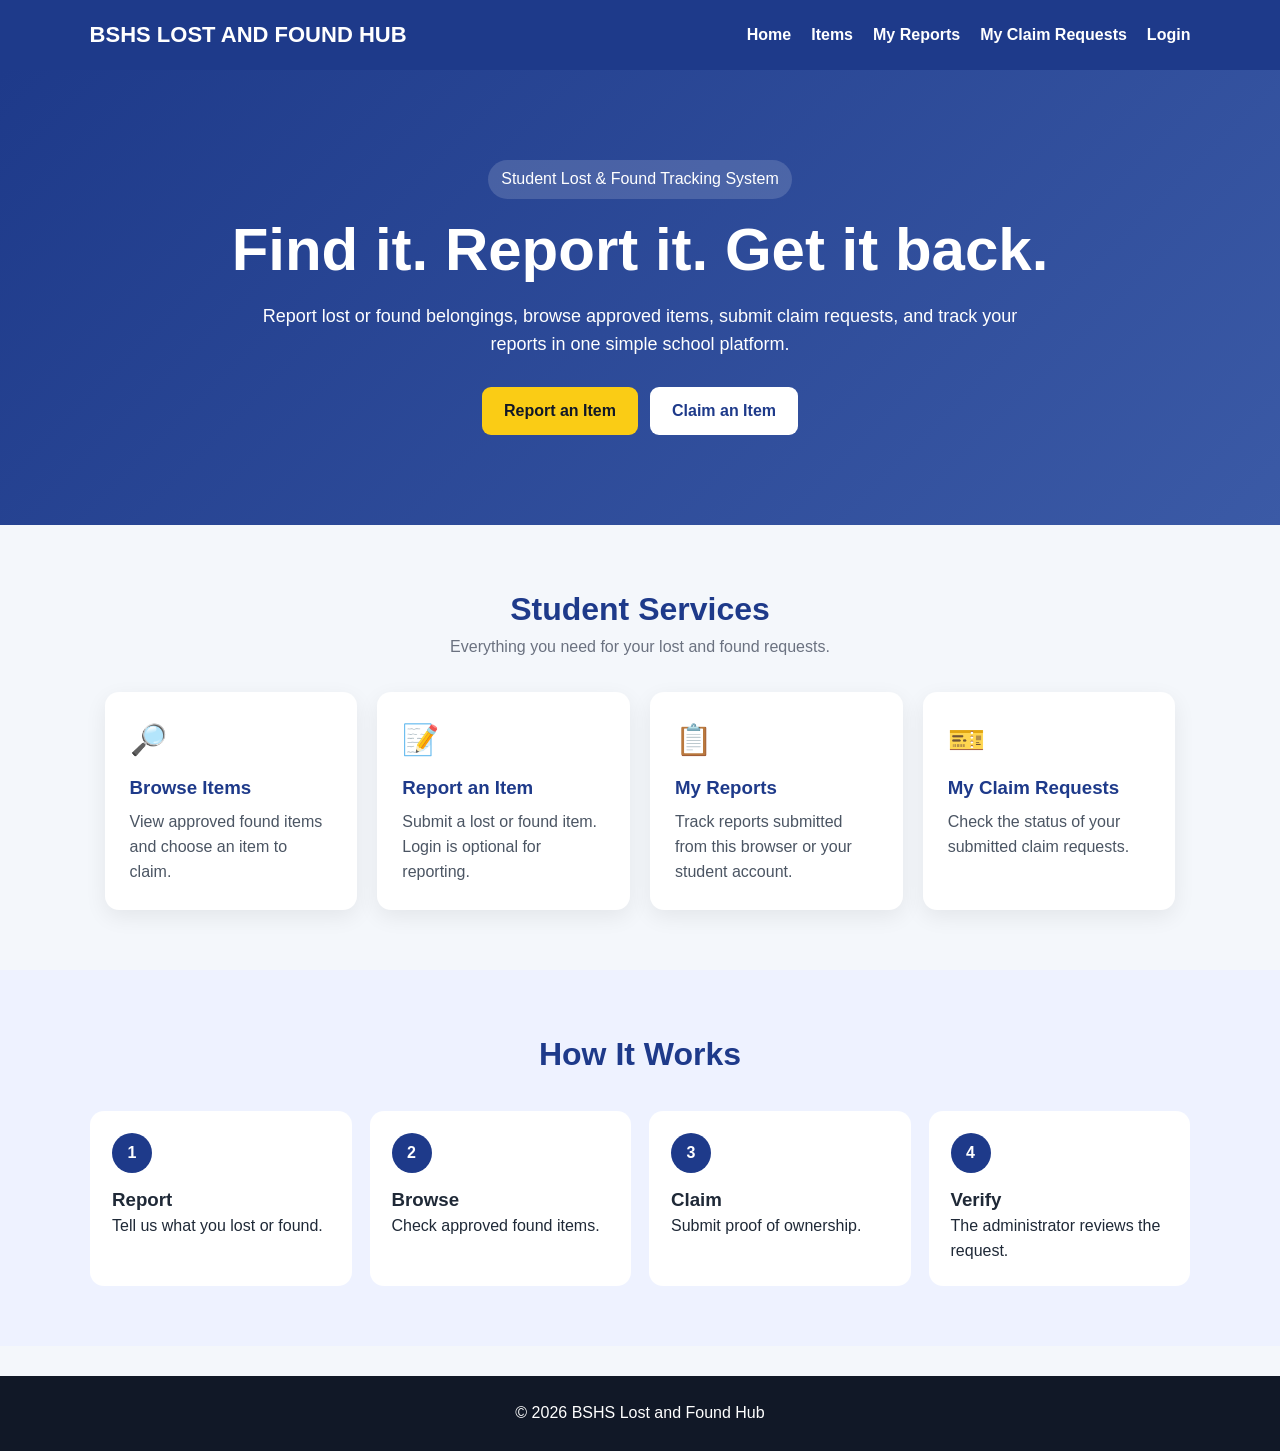
<file: index.html>
<!DOCTYPE html>
<html lang="en">
<head>
<meta charset="UTF-8">
<meta name="viewport" content="width=device-width, initial-scale=1.0">
<title>BSHS Lost and Found Hub</title>
<link rel="stylesheet" href="style.css">
</head>
<body>
<header class="site-header">
  <div class="logo">BSHS LOST AND FOUND HUB</div>
  <nav id="studentNav"></nav>
</header>

<main>
<section class="hero">
  <div class="hero-content">
    <span class="eyebrow">Student Lost & Found Tracking System</span>
    <h1>Find it. Report it. Get it back.</h1>
    <p>Report lost or found belongings, browse approved items, submit claim requests, and track your reports in one simple school platform.</p>
    <div class="hero-actions">
      <a class="btn primary" href="report.html">Report an Item</a>
      <a class="btn light" href="items.html">Claim an Item</a>
    </div>
  </div>
</section>

<section class="section">
  <div class="section-heading">
    <h2>Student Services</h2>
    <p>Everything you need for your lost and found requests.</p>
  </div>
  <div class="cards">
    <a class="card link-card" href="items.html">
      <div class="icon">🔎</div><h3>Browse Items</h3><p>View approved found items and choose an item to claim.</p>
    </a>
    <a class="card link-card" href="report.html">
      <div class="icon">📝</div><h3>Report an Item</h3><p>Submit a lost or found item. Login is optional for reporting.</p>
    </a>
    <a class="card link-card" href="my-reports.html">
      <div class="icon">📋</div><h3>My Reports</h3><p>Track reports submitted from this browser or your student account.</p>
    </a>
    <a class="card link-card" href="claim-requests.html">
      <div class="icon">🎫</div><h3>My Claim Requests</h3><p>Check the status of your submitted claim requests.</p>
    </a>
  </div>
</section>

<section class="section muted">
  <div class="section-heading">
    <h2>How It Works</h2>
  </div>
  <div class="steps">
    <div><b>1</b><h3>Report</h3><p>Tell us what you lost or found.</p></div>
    <div><b>2</b><h3>Browse</h3><p>Check approved found items.</p></div>
    <div><b>3</b><h3>Claim</h3><p>Submit proof of ownership.</p></div>
    <div><b>4</b><h3>Verify</h3><p>The administrator reviews the request.</p></div>
  </div>
</section>
</main>

<footer>© 2026 BSHS Lost and Found Hub</footer>
<script src="app.js"></script>
<script>renderStudentNav();</script>
</body>
</html>
</file>
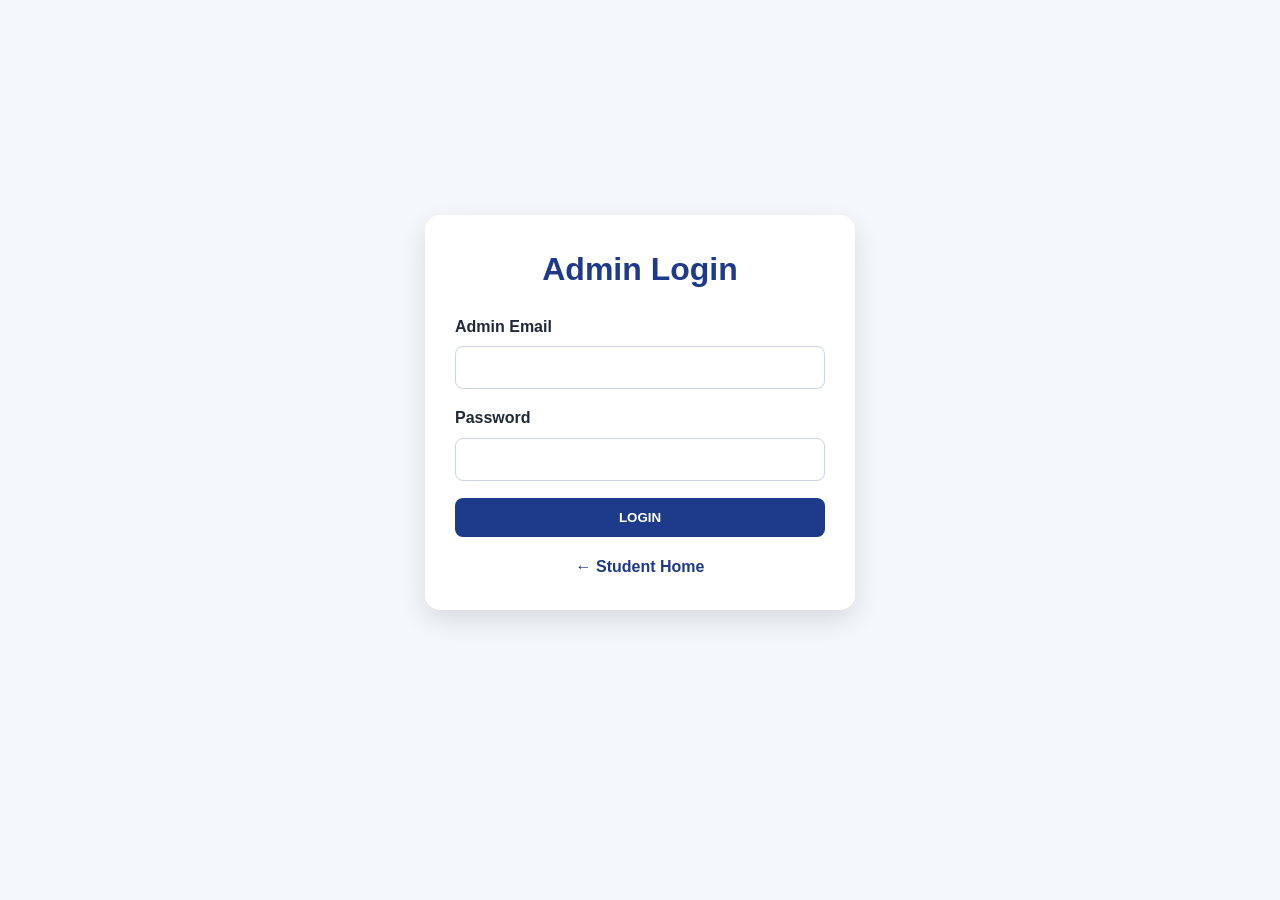
<file: admin-claim-requests.html>
<!DOCTYPE html>
<html lang="en"><head><meta charset="UTF-8"><meta name="viewport" content="width=device-width,initial-scale=1.0"><title>Admin Claim Requests</title><link rel="stylesheet" href="style.css"></head>
<body><header class="site-header"><div class="logo">BSHS ADMIN</div><nav><a href="admin-dashboard.html">Dashboard</a><a href="reports.html">Reports</a><a href="admin-claim-requests.html">Claim Requests</a><a href="claimed-items.html">Claimed Items</a><a href="#" onclick="adminLogout();return false">Logout</a></nav></header>
<main class="page"><h1>All Claim Requests</h1><div class="table-wrap"><table><thead><tr><th>Item</th><th>Student</th><th>Student ID</th><th>Proof</th><th>Status</th><th>Action</th></tr></thead><tbody id="rows"></tbody></table></div></main>
<script>
if(localStorage.getItem("bshs_admin")!=="true")location.href="admin-login.html";
function esc(v){return String(v??"").replace(/[&<>"']/g,m=>({"&":"&amp;","<":"&lt;",">":"&gt;",'"':"&quot;","'":"&#039;"}[m]))}
function load(){const d=JSON.parse(localStorage.getItem("bshs_claims")||"[]");document.getElementById("rows").innerHTML=d.length?d.map(c=>`<tr><td>${esc(c.item)}</td><td>${esc(c.student)}</td><td>${esc(c.studentId)}</td><td>${esc(c.proof)}</td><td>${esc(c.status)}</td><td>${c.status==="Pending"?`<button class="approve" onclick="setStatus('${c.id}','Approved')">Approve</button> <button class="danger" onclick="setStatus('${c.id}','Rejected')">Reject</button>`:"-"}</td></tr>`).join(""):'<tr><td colspan="6" class="empty">No claim requests yet.</td></tr>'}
function setStatus(id,status){let d=JSON.parse(localStorage.getItem("bshs_claims")||"[]");d=d.map(c=>c.id===id?{...c,status}:c);localStorage.setItem("bshs_claims",JSON.stringify(d));load()}
function adminLogout(){localStorage.removeItem("bshs_admin");location.href="admin-login.html"}load();
</script></body></html>
</file>
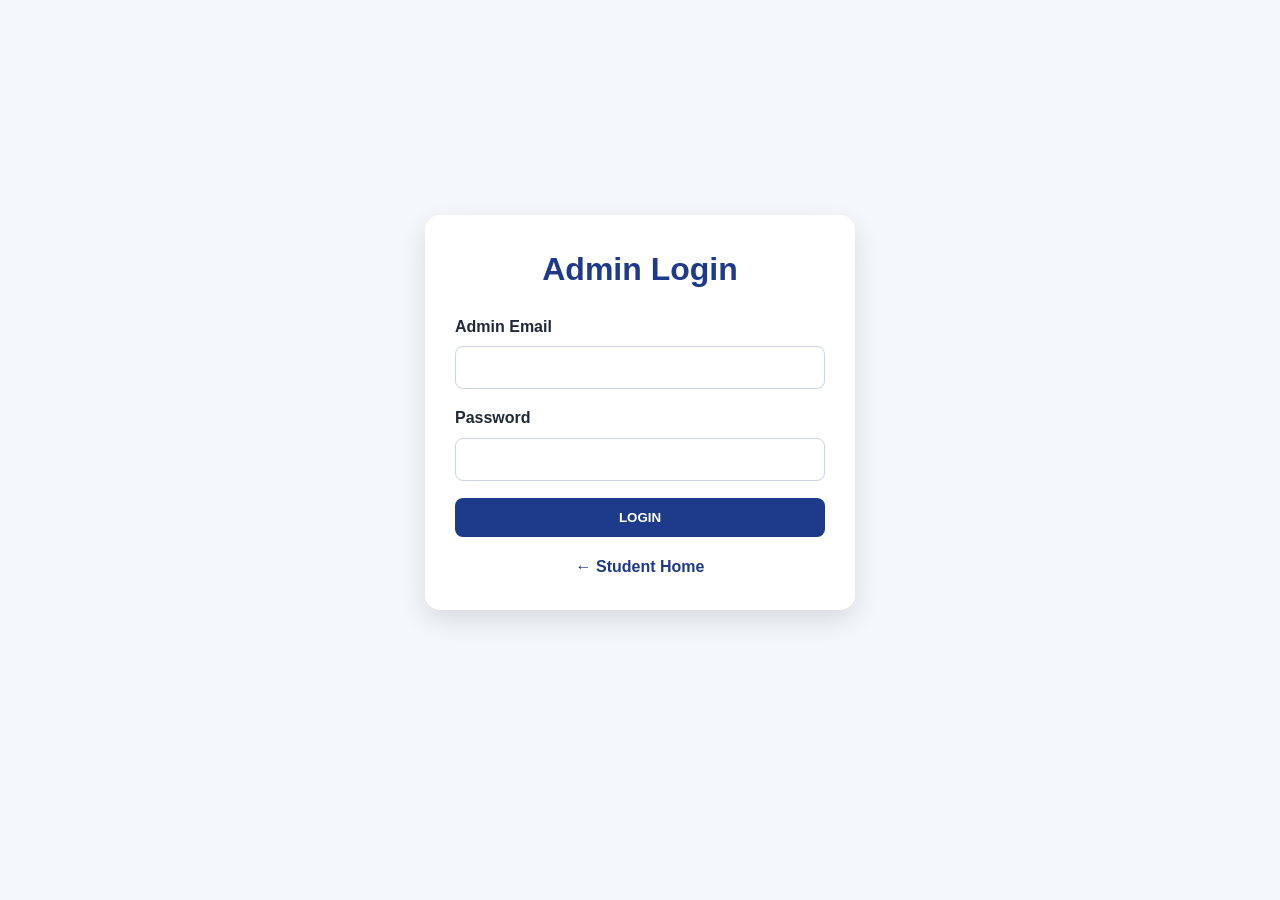
<file: admin-dashboard.html>
<!DOCTYPE html>
<html lang="en"><head><meta charset="UTF-8"><meta name="viewport" content="width=device-width,initial-scale=1.0"><title>Admin Dashboard</title><link rel="stylesheet" href="style.css"></head>
<body><header class="site-header"><div class="logo">BSHS ADMIN</div><nav><a href="admin-dashboard.html">Dashboard</a><a href="reports.html">Reports</a><a href="admin-claim-requests.html">Claim Requests</a><a href="claimed-items.html">Claimed Items</a><a href="#" onclick="adminLogout();return false">Logout</a></nav></header>
<main class="page"><h1>Admin Dashboard</h1><p class="sub">Manage student reports and claim requests.</p><div class="cards">
<div class="card"><h3 id="r">0</h3><p>Total Reports</p></div><div class="card"><h3 id="p">0</h3><p>Pending Reports</p></div><div class="card"><h3 id="c">0</h3><p>Pending Claims</p></div><div class="card"><h3 id="a">0</h3><p>Approved Found Items</p></div>
</div></main><script>
if(localStorage.getItem("bshs_admin")!=="true")location.href="admin-login.html";
function adminLogout(){localStorage.removeItem("bshs_admin");location.href="admin-login.html"}
const reports=JSON.parse(localStorage.getItem("bshs_reports")||"[]"),claims=JSON.parse(localStorage.getItem("bshs_claims")||"[]");
document.getElementById("r").textContent=reports.length;document.getElementById("p").textContent=reports.filter(x=>x.status==="Pending").length;document.getElementById("c").textContent=claims.filter(x=>x.status==="Pending").length;document.getElementById("a").textContent=reports.filter(x=>x.type==="Found Item"&&x.status==="Approved").length;
</script></body></html>
</file>
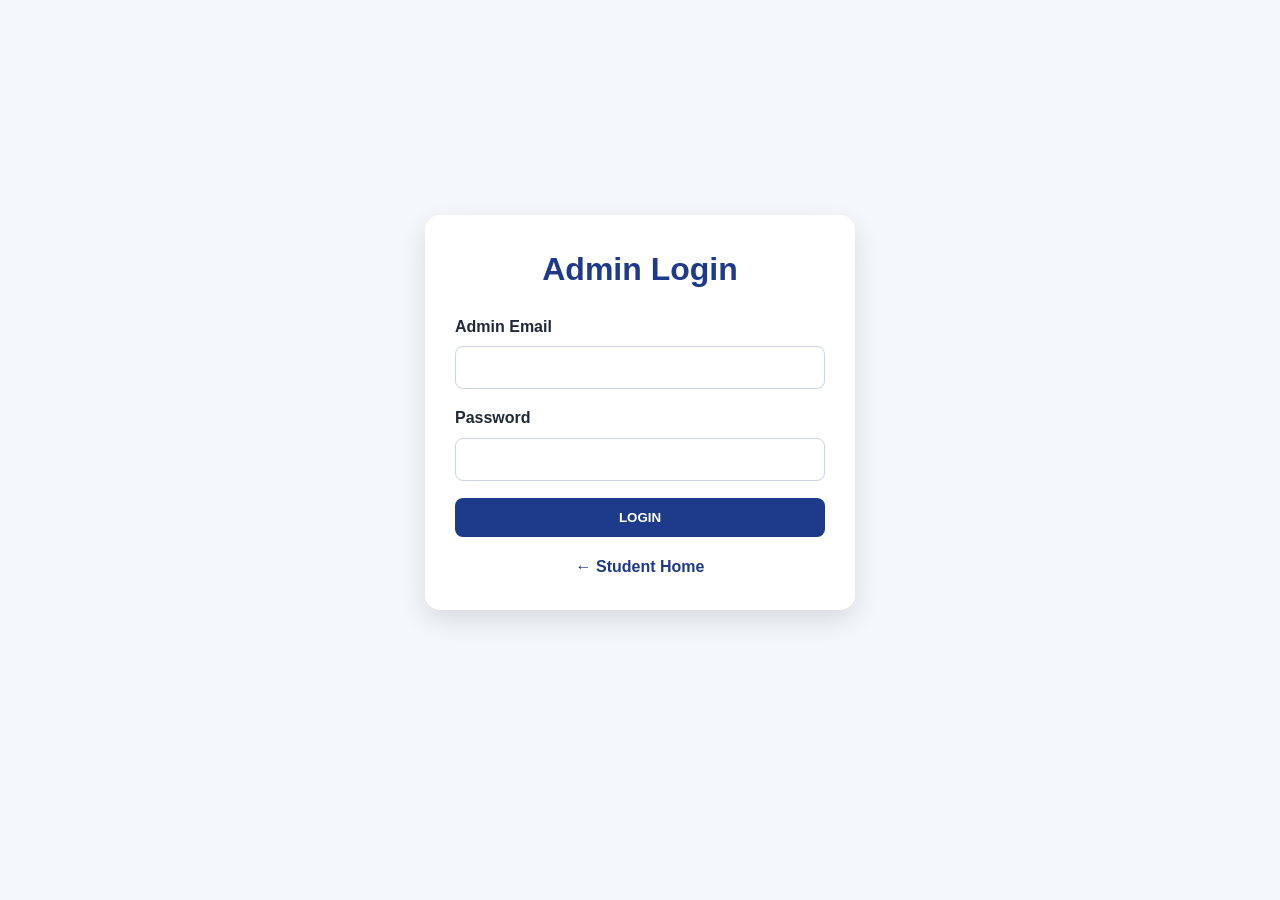
<file: admin-login.html>
<!DOCTYPE html>
<html lang="en"><head><meta charset="UTF-8"><meta name="viewport" content="width=device-width,initial-scale=1.0"><title>Admin Login</title><link rel="stylesheet" href="style.css"></head>
<body><main class="auth"><div class="auth-box"><h1>Admin Login</h1><div id="message"></div>
<form id="f"><div class="form-group"><label>Admin Email</label><input id="email" type="email" required></div><div class="form-group"><label>Password</label><input id="password" type="password" required></div><button style="width:100%">LOGIN</button></form>
<p class="small-link"><a href="index.html">← Student Home</a></p></div></main>
<script>
document.getElementById("f").addEventListener("submit",e=>{e.preventDefault();if(email.value.trim().toLowerCase()==="admin@bshs.edu"&&password.value==="admin123"){localStorage.setItem("bshs_admin","true");location.href="admin-dashboard.html"}else document.getElementById("message").innerHTML='<div class="notice error">Invalid admin credentials.</div>'});
</script></body></html>
</file>
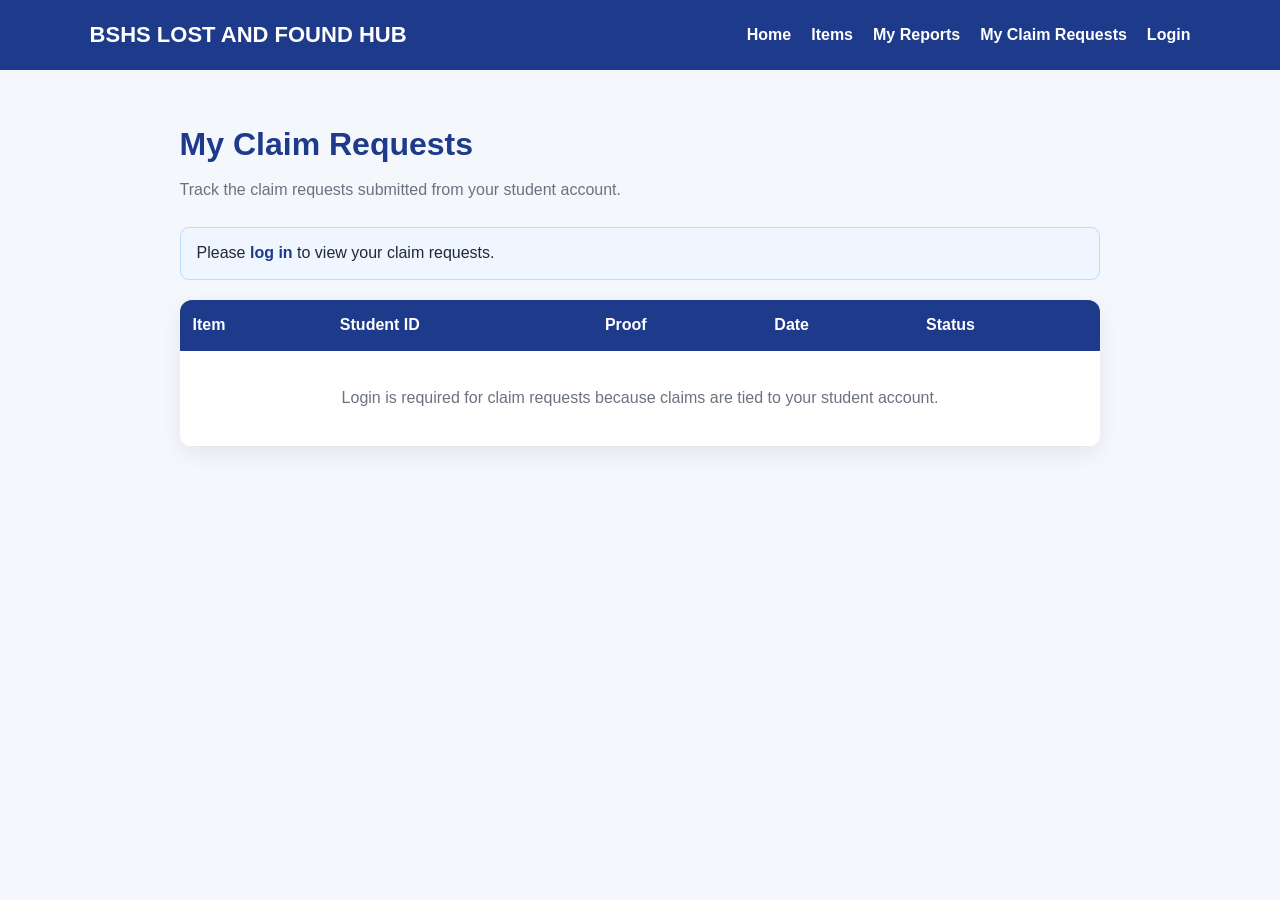
<file: claim-requests.html>
<!DOCTYPE html>
<html lang="en"><head><meta charset="UTF-8"><meta name="viewport" content="width=device-width,initial-scale=1.0"><title>My Claim Requests</title><link rel="stylesheet" href="style.css"></head>
<body><header class="site-header"><div class="logo">BSHS LOST AND FOUND HUB</div><nav id="studentNav"></nav></header>
<main class="page"><h1>My Claim Requests</h1><p class="sub">Track the claim requests submitted from your student account.</p><div id="loginNotice"></div>
<div class="table-wrap"><table><thead><tr><th>Item</th><th>Student ID</th><th>Proof</th><th>Date</th><th>Status</th></tr></thead><tbody id="rows"></tbody></table></div></main>
<script src="app.js"></script><script>
renderStudentNav();
if(!isLoggedIn()){
 document.getElementById("loginNotice").innerHTML='<div class="notice">Please <a href="students-login.html" style="font-weight:bold;color:#1e3a8a">log in</a> to view your claim requests.</div>';
 document.getElementById("rows").innerHTML='<tr><td colspan="5" class="empty">Login is required for claim requests because claims are tied to your student account.</td></tr>';
}else{
 const rows=document.getElementById("rows"), data=getJSON(DB.claims).filter(c=>c.student===currentUser()).sort((a,b)=>new Date(b.createdAt)-new Date(a.createdAt));
 if(!data.length)rows.innerHTML='<tr><td colspan="5" class="empty">No claim requests yet. <a href="items.html" style="color:#1e3a8a;font-weight:bold">Browse items</a>.</td></tr>';
 else data.forEach(c=>rows.innerHTML+=`<tr><td>${esc(c.item)}</td><td>${esc(c.studentId)}</td><td>${esc(c.proof)}</td><td>${new Date(c.createdAt).toLocaleDateString()}</td><td class="status ${statusClass(c.status)}">${esc(c.status)}</td></tr>`);
}
</script></body></html>
</file>
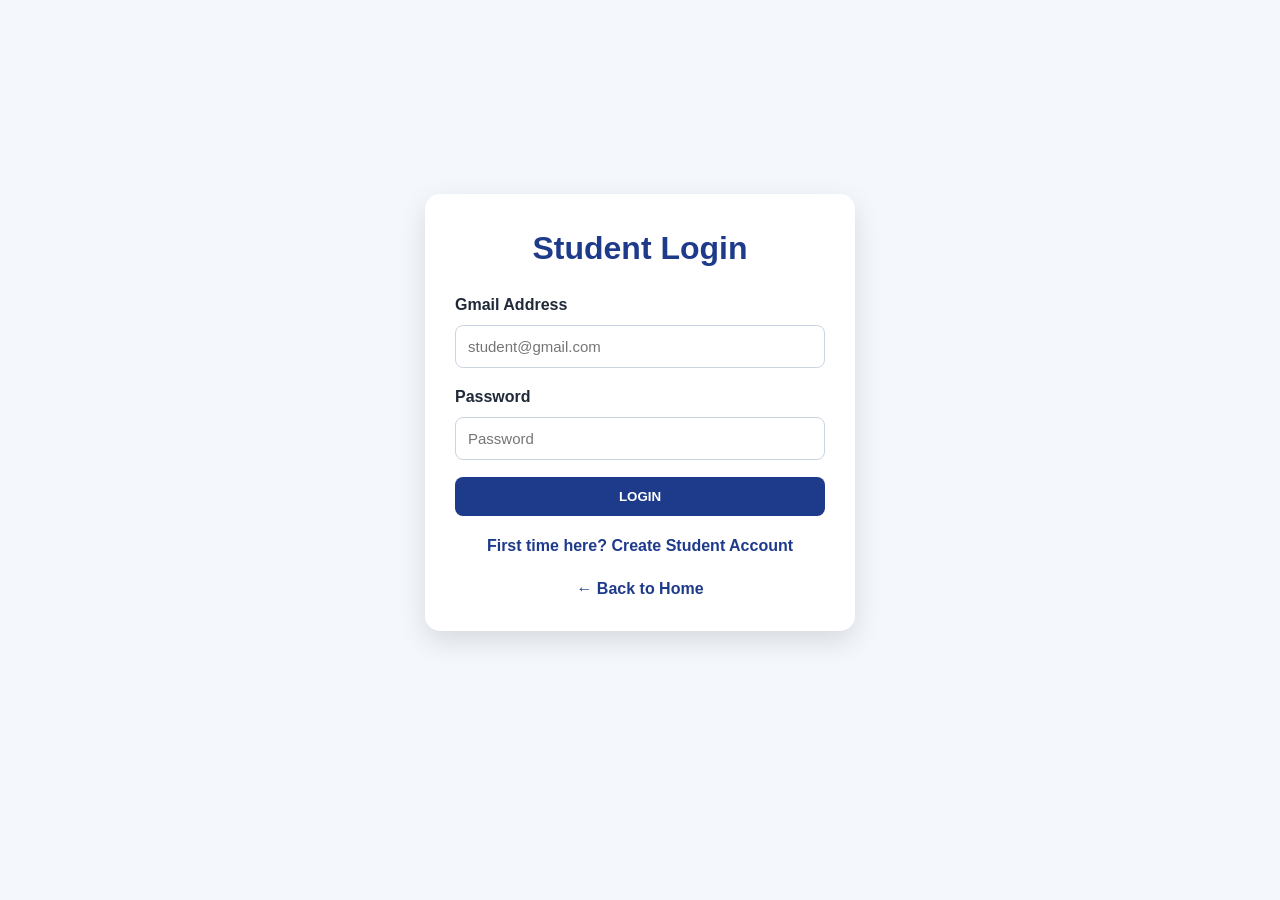
<file: claim.html>
<!DOCTYPE html>
<html lang="en"><head><meta charset="UTF-8"><meta name="viewport" content="width=device-width,initial-scale=1.0"><title>Claim Request</title><link rel="stylesheet" href="style.css"></head>
<body><header class="site-header"><div class="logo">BSHS LOST AND FOUND HUB</div><nav id="studentNav"></nav></header>
<main class="page"><h1>Claim Request</h1><p class="sub">Submit proof that the selected item belongs to you.</p><div id="itemBox"></div>
<form class="form" id="claimForm">
<div class="form-group"><label>Your Name</label><input id="name" required></div>
<div class="form-group"><label>Student ID</label><input id="studentId" required></div>
<div class="form-group"><label>Why do you believe this item is yours?</label><textarea id="proof" required placeholder="Give identifying details or proof of ownership."></textarea></div>
<div class="form-group"><label>Additional Notes (optional)</label><textarea id="notes" placeholder="Any additional information"></textarea></div>
<button type="submit">Submit Claim Request</button>
</form></main>
<script src="app.js"></script><script>
renderStudentNav();
if(!requireStudentLogin("claim.html"+location.search)){}
const params=new URLSearchParams(location.search), itemId=params.get("item");
const item=getJSON(DB.reports).find(r=>r.id===itemId&&r.type==="Found Item"&&r.status==="Approved");
if(!item){document.getElementById("itemBox").innerHTML='<div class="notice error">This item is unavailable or has not been approved.</div>';document.getElementById("claimForm").style.display="none";}
else document.getElementById("itemBox").innerHTML=`<div class="card" style="margin-bottom:22px"><h2>${esc(item.item)}</h2><p class="meta">Category: ${esc(item.category)} · Location: ${esc(item.location)}</p><p>${esc(item.description)}</p></div>`;
document.getElementById("claimForm").addEventListener("submit",e=>{
 e.preventDefault(); if(!isLoggedIn())return;
 const claims=getJSON(DB.claims); claims.push({id:uid("claim"),itemId:item.id,item:item.item,student:currentUser(),name:name.value.trim(),studentId:studentId.value.trim(),proof:proof.value.trim(),notes:notes.value.trim(),status:"Pending",createdAt:new Date().toISOString()});setJSON(DB.claims,claims);
 alert("Claim request submitted successfully!");window.location.href="claim-requests.html";
});
</script></body></html>
</file>
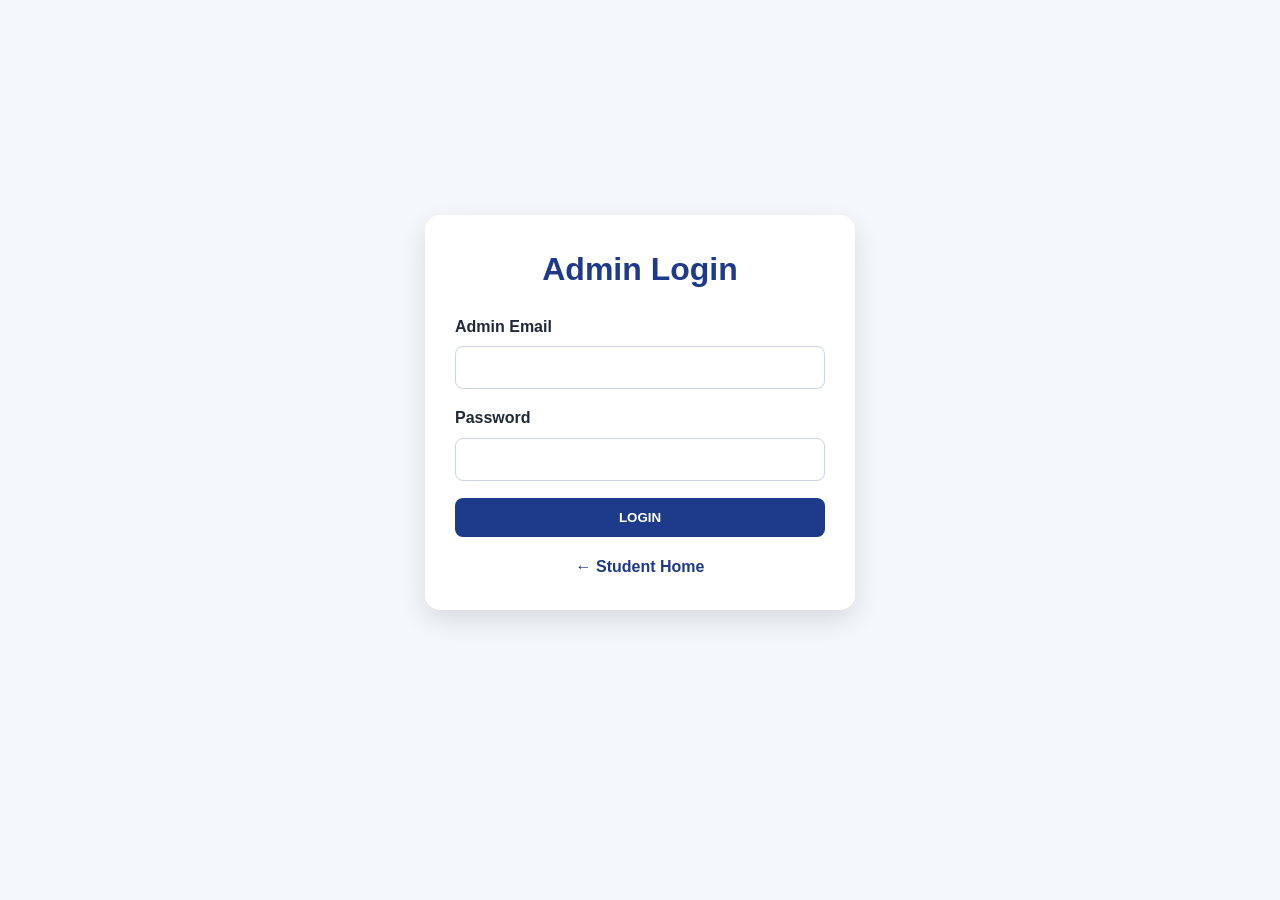
<file: claimed-items.html>
<!DOCTYPE html>
<html lang="en"><head><meta charset="UTF-8"><meta name="viewport" content="width=device-width,initial-scale=1.0"><title>Claimed Items</title><link rel="stylesheet" href="style.css"></head>
<body><header class="site-header"><div class="logo">BSHS ADMIN</div><nav><a href="admin-dashboard.html">Dashboard</a><a href="reports.html">Reports</a><a href="admin-claim-requests.html">Claim Requests</a><a href="claimed-items.html">Claimed Items</a><a href="#" onclick="adminLogout();return false">Logout</a></nav></header>
<main class="page"><h1>Claimed Items</h1><p class="sub">Approved claim requests are listed here.</p><div class="table-wrap"><table><thead><tr><th>Item</th><th>Student</th><th>Student ID</th><th>Status</th></tr></thead><tbody id="rows"></tbody></table></div></main>
<script>
if(localStorage.getItem("bshs_admin")!=="true")location.href="admin-login.html";
function esc(v){return String(v??"").replace(/[&<>"']/g,m=>({"&":"&amp;","<":"&lt;",">":"&gt;",'"':"&quot;","'":"&#039;"}[m]))}
const d=JSON.parse(localStorage.getItem("bshs_claims")||"[]").filter(c=>c.status==="Approved");document.getElementById("rows").innerHTML=d.length?d.map(c=>`<tr><td>${esc(c.item)}</td><td>${esc(c.student)}</td><td>${esc(c.studentId)}</td><td class="status approved">Approved</td></tr>`).join(""):'<tr><td colspan="4" class="empty">No approved claims yet.</td></tr>';
function adminLogout(){localStorage.removeItem("bshs_admin");location.href="admin-login.html"}
</script></body></html>
</file>
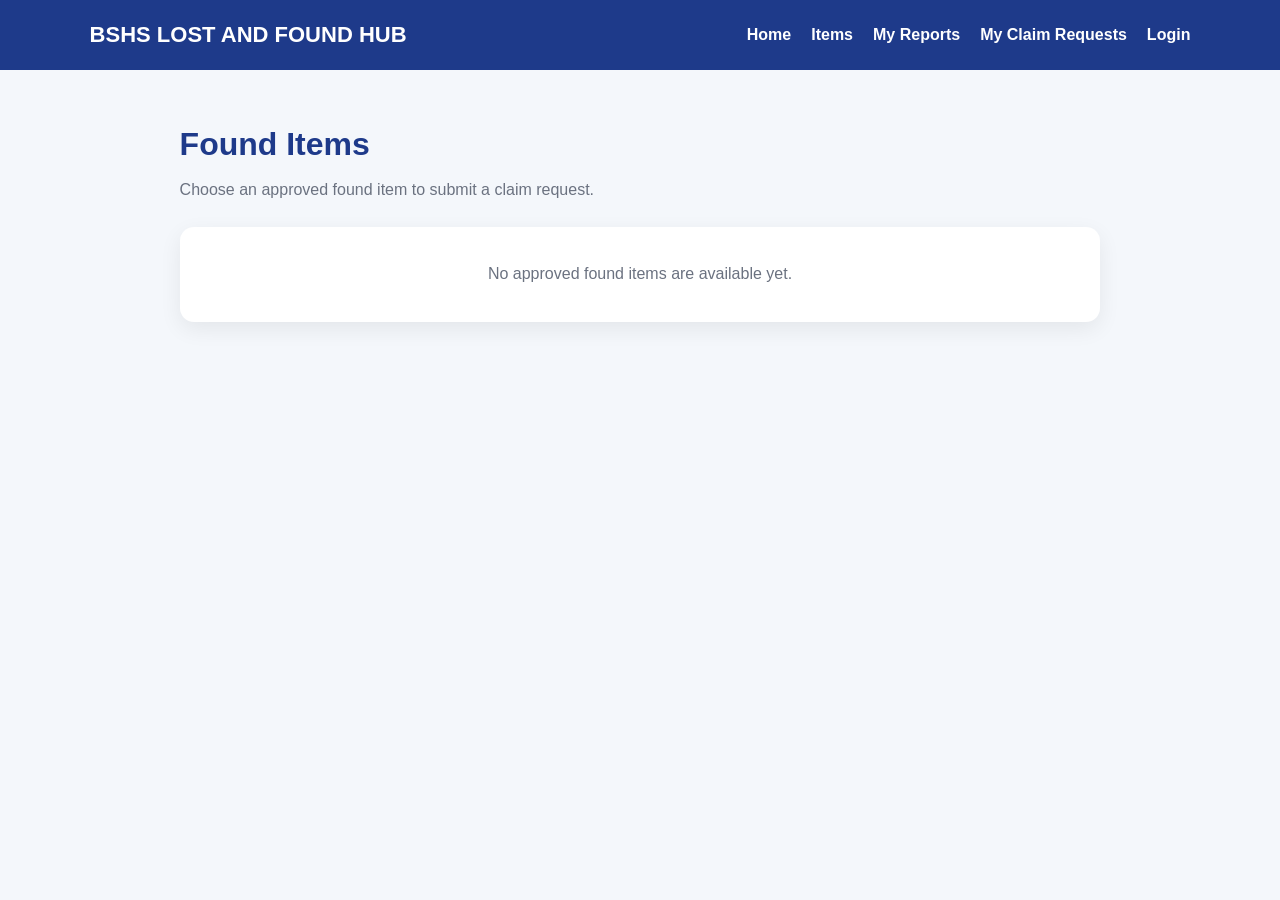
<file: items.html>
<!DOCTYPE html>
<html lang="en"><head><meta charset="UTF-8"><meta name="viewport" content="width=device-width,initial-scale=1.0"><title>Found Items</title><link rel="stylesheet" href="style.css"></head>
<body><header class="site-header"><div class="logo">BSHS LOST AND FOUND HUB</div><nav id="studentNav"></nav></header>
<main class="page"><h1>Found Items</h1><p class="sub">Choose an approved found item to submit a claim request.</p>
<div id="grid" class="grid"></div></main>
<script src="app.js"></script><script>
renderStudentNav();
const grid=document.getElementById("grid");
const items=getJSON(DB.reports).filter(r=>r.type==="Found Item"&&r.status==="Approved");
if(!items.length){grid.innerHTML='<div class="card empty" style="grid-column:1/-1">No approved found items are available yet.</div>'}
else items.forEach(r=>{
 grid.innerHTML+=`<article class="item-card">
 ${r.photo?`<img class="item-photo" src="${r.photo}" alt="Item photo">`:`<div class="item-photo"></div>`}
 <div class="item-body"><span class="badge found">FOUND</span><h3>${esc(r.item)}</h3>
 <p class="meta">Category: ${esc(r.category)}</p><p class="meta">Location: ${esc(r.location)}</p><p class="meta">Date: ${esc(r.date)}</p>
 <p style="margin:10px 0">${esc(r.description)}</p>
 <a class="btn primary" href="claim.html?item=${encodeURIComponent(r.id)}">Claim Item</a></div></article>`;
});
</script></body></html>
</file>
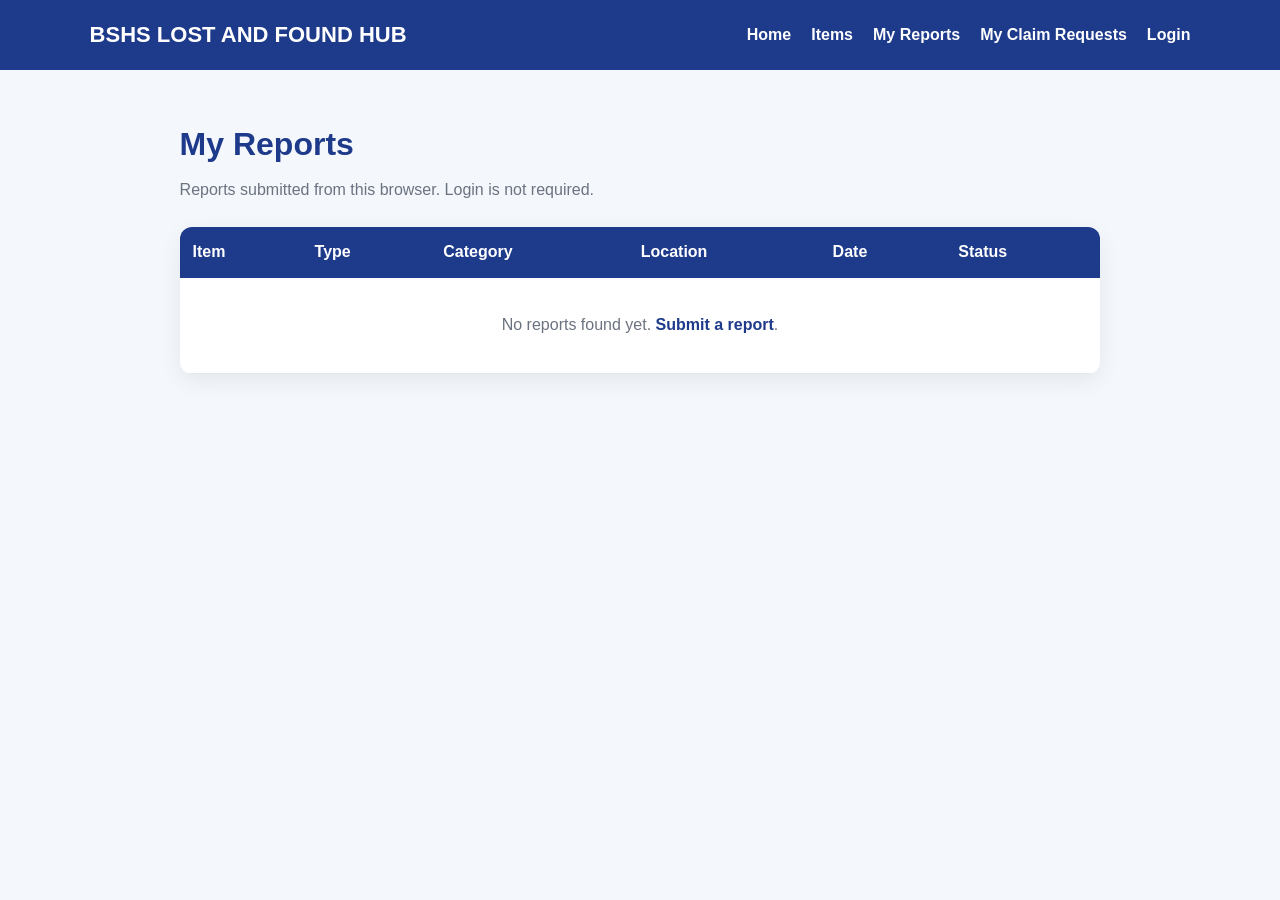
<file: my-reports.html>
<!DOCTYPE html>
<html lang="en"><head><meta charset="UTF-8"><meta name="viewport" content="width=device-width,initial-scale=1.0"><title>My Reports</title><link rel="stylesheet" href="style.css"></head>
<body><header class="site-header"><div class="logo">BSHS LOST AND FOUND HUB</div><nav id="studentNav"></nav></header>
<main class="page"><h1>My Reports</h1><p class="sub" id="ownerText"></p>
<div class="table-wrap"><table><thead><tr><th>Item</th><th>Type</th><th>Category</th><th>Location</th><th>Date</th><th>Status</th></tr></thead><tbody id="rows"></tbody></table></div></main>
<script src="app.js"></script><script>
renderStudentNav();
const owner=reportOwner(); document.getElementById("ownerText").textContent=isLoggedIn()?"Reports linked to your student account.":"Reports submitted from this browser. Login is not required.";
const rows=document.getElementById("rows");
const data=getJSON(DB.reports).filter(r=>r.ownerType===owner.type&&r.ownerId===owner.id).sort((a,b)=>new Date(b.createdAt)-new Date(a.createdAt));
if(!data.length) rows.innerHTML='<tr><td colspan="6" class="empty">No reports found yet. <a href="report.html" style="color:#1e3a8a;font-weight:bold">Submit a report</a>.</td></tr>';
else data.forEach(r=>rows.innerHTML+=`<tr><td>${esc(r.item)}</td><td>${esc(r.type)}</td><td>${esc(r.category)}</td><td>${esc(r.location)}</td><td>${esc(r.date)}</td><td class="status ${statusClass(r.status)}">${esc(r.status)}</td></tr>`);
</script></body></html>
</file>
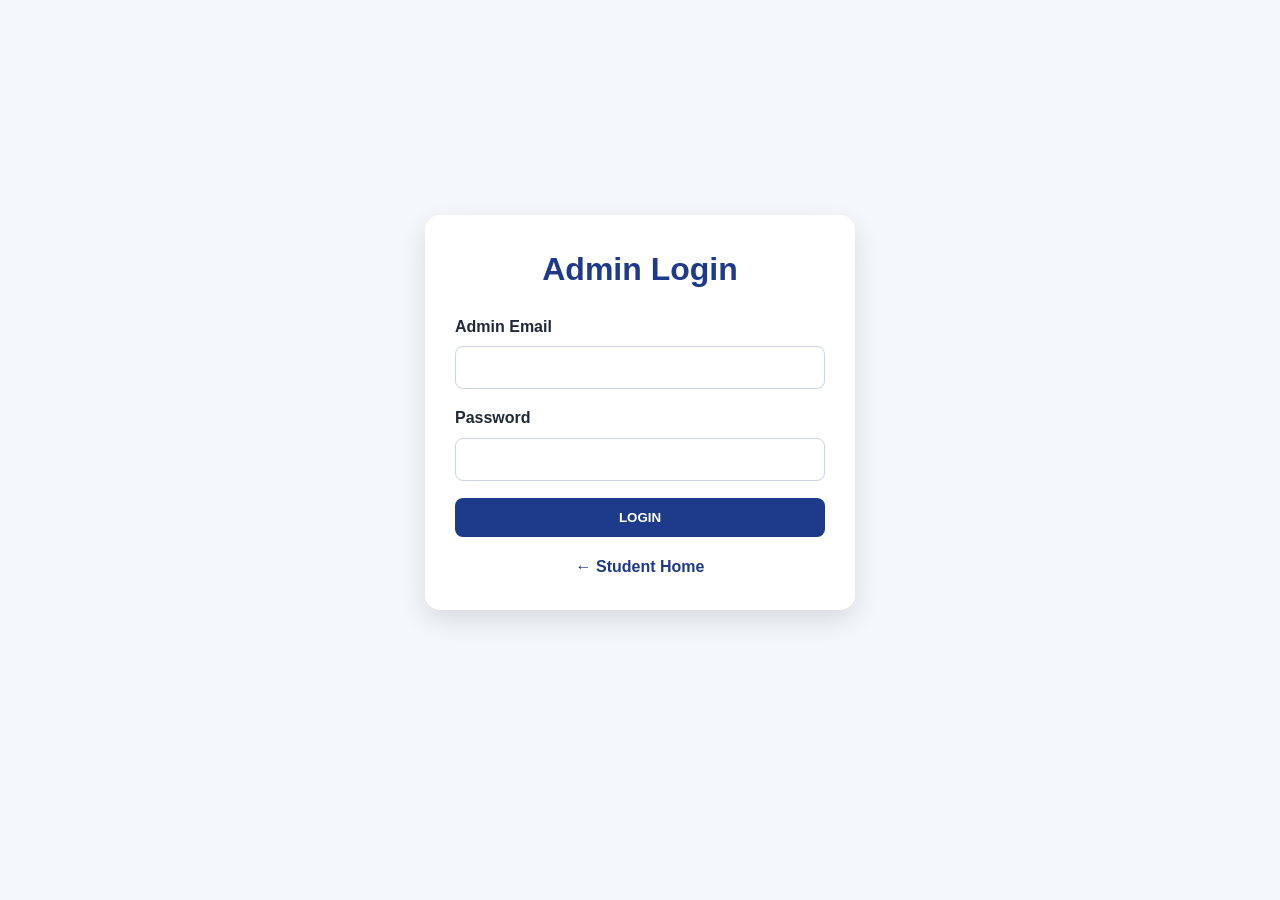
<file: reports.html>
<!DOCTYPE html>
<html lang="en"><head><meta charset="UTF-8"><meta name="viewport" content="width=device-width,initial-scale=1.0"><title>Admin Reports</title><link rel="stylesheet" href="style.css"></head>
<body><header class="site-header"><div class="logo">BSHS ADMIN</div><nav><a href="admin-dashboard.html">Dashboard</a><a href="reports.html">Reports</a><a href="admin-claim-requests.html">Claim Requests</a><a href="claimed-items.html">Claimed Items</a><a href="#" onclick="adminLogout();return false">Logout</a></nav></header>
<main class="page"><h1>All Student Reports</h1><div class="table-wrap"><table><thead><tr><th>Item</th><th>Type</th><th>Student</th><th>Location</th><th>Date</th><th>Status</th><th>Action</th></tr></thead><tbody id="rows"></tbody></table></div></main>
<script>
if(localStorage.getItem("bshs_admin")!=="true")location.href="admin-login.html";
const rows=document.getElementById("rows");
function esc(v){return String(v??"").replace(/[&<>"']/g,m=>({"&":"&amp;","<":"&lt;",">":"&gt;",'"':"&quot;","'":"&#039;"}[m]))}
function load(){const data=JSON.parse(localStorage.getItem("bshs_reports")||"[]");rows.innerHTML=data.length?data.map(r=>`<tr><td>${esc(r.item)}</td><td>${esc(r.type)}</td><td>${esc(r.ownerId)}</td><td>${esc(r.location)}</td><td>${esc(r.date)}</td><td>${esc(r.status)}</td><td><div class="actions">${r.status==="Pending"?`<button class="approve" onclick="setStatus('${r.id}','Approved')">Approve</button><button class="danger" onclick="setStatus('${r.id}','Rejected')">Reject</button>`:"-"}</div></td></tr>`).join(""):'<tr><td colspan="7" class="empty">No reports yet.</td></tr>'}
function setStatus(id,status){let d=JSON.parse(localStorage.getItem("bshs_reports")||"[]");d=d.map(r=>r.id===id?{...r,status}:r);localStorage.setItem("bshs_reports",JSON.stringify(d));load()}
function adminLogout(){localStorage.removeItem("bshs_admin");location.href="admin-login.html"}load();
</script></body></html>
</file>
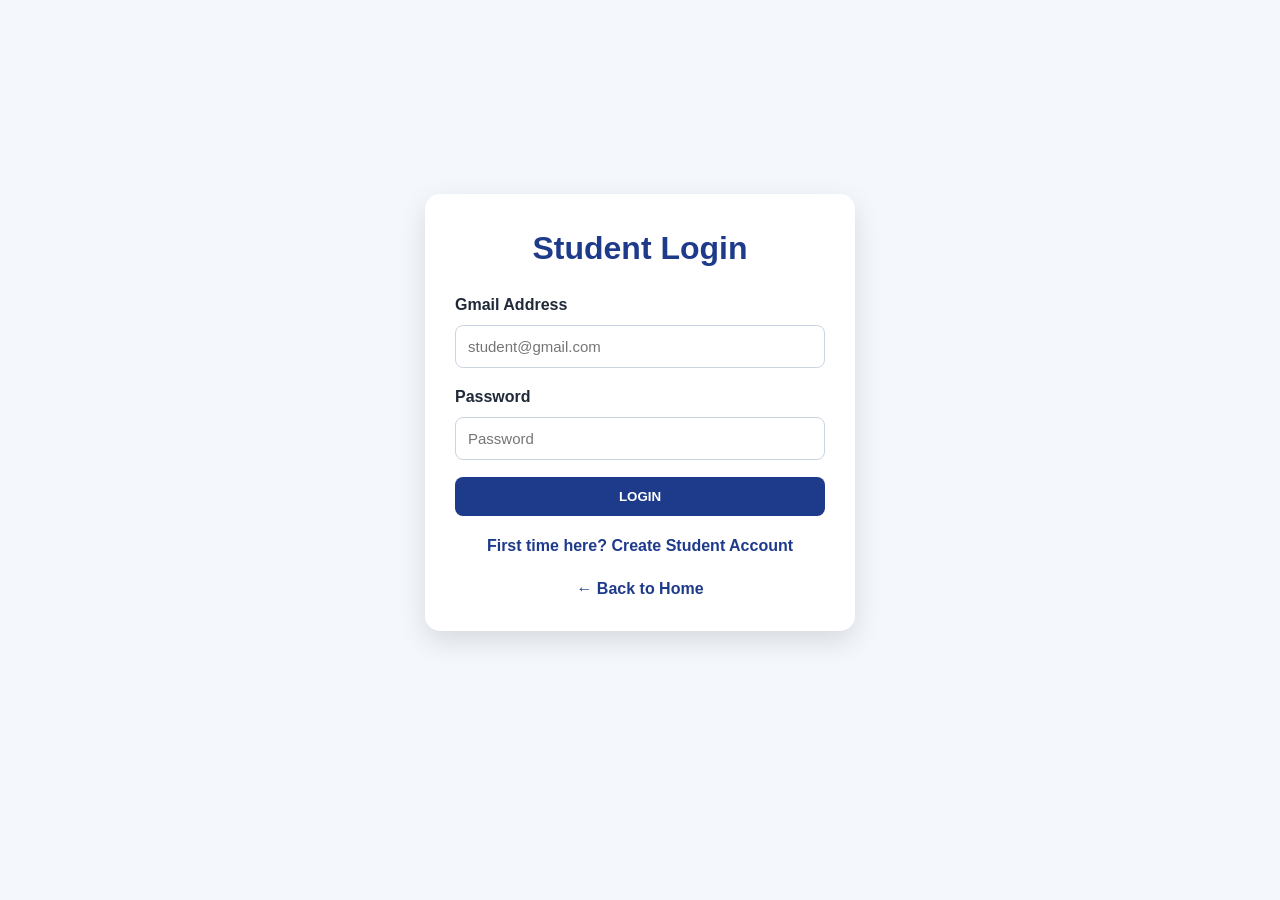
<file: students-login.html>
<!DOCTYPE html>
<html lang="en"><head><meta charset="UTF-8"><meta name="viewport" content="width=device-width,initial-scale=1.0"><title>Student Login</title><link rel="stylesheet" href="style.css"></head>
<body>
<main class="auth"><div class="auth-box">
<h1>Student Login</h1>
<div id="message"></div>
<form id="loginForm">
<div class="form-group"><label>Gmail Address</label><input id="email" type="email" required placeholder="student@gmail.com"></div>
<div class="form-group"><label>Password</label><input id="password" type="password" required placeholder="Password"></div>
<button type="submit" style="width:100%">LOGIN</button>
</form>
<p class="small-link">First time here? <a href="#" onclick="showRegister();return false;">Create Student Account</a></p>
<div id="register" style="display:none;margin-top:22px;border-top:1px solid #e5e7eb;padding-top:20px">
<h3 style="color:#1e3a8a;margin-bottom:15px">Create Account</h3>
<form id="registerForm">
<div class="form-group"><label>Gmail Address</label><input id="regEmail" type="email" required></div>
<div class="form-group"><label>Password</label><input id="regPassword" type="password" minlength="4" required></div>
<button type="submit" style="width:100%">CREATE ACCOUNT</button>
</form></div>
<p class="small-link"><a href="index.html">← Back to Home</a></p>
</div></main>
<script src="app.js"></script><script>
function showRegister(){document.getElementById("register").style.display="block"}
function goAfterLogin(){
 const dest=localStorage.getItem("bshs_after_login")||"index.html";
 localStorage.removeItem("bshs_after_login");
 window.location.href=dest;
}
document.getElementById("loginForm").addEventListener("submit",e=>{
 e.preventDefault(); const email=document.getElementById("email").value.trim().toLowerCase(), pass=document.getElementById("password").value;
 const users=getJSON(DB.users,[]);
 const u=users.find(x=>x.email===email&&x.password===pass);
 if(!u){document.getElementById("message").innerHTML='<div class="notice error">Incorrect Gmail or password.</div>';return}
 localStorage.setItem(DB.session,email); goAfterLogin();
});
document.getElementById("registerForm").addEventListener("submit",e=>{
 e.preventDefault(); const email=document.getElementById("regEmail").value.trim().toLowerCase(), pass=document.getElementById("regPassword").value;
 if(!email.endsWith("@gmail.com")){document.getElementById("message").innerHTML='<div class="notice error">Please use a Gmail address.</div>';return}
 const users=getJSON(DB.users,[]);
 if(users.some(x=>x.email===email)){document.getElementById("message").innerHTML='<div class="notice error">Account already exists. Please log in.</div>';return}
 users.push({email,password:pass});setJSON(DB.users,users);localStorage.setItem(DB.session,email);goAfterLogin();
});
</script></body></html>
</file>
<file: style.css>
:root{--blue:#1e3a8a;--blue2:#172554;--bg:#f4f7fb;--text:#1f2937;--muted:#6b7280;--green:#15803d;--red:#b91c1c;--orange:#b45309}
*{box-sizing:border-box;margin:0;padding:0;font-family:Arial,sans-serif}
body{background:var(--bg);color:var(--text);line-height:1.55}
a{text-decoration:none;color:inherit}
.site-header{background:var(--blue);color:#fff;padding:18px 7%;display:flex;justify-content:space-between;align-items:center;gap:20px;position:sticky;top:0;z-index:20}
.logo{font-size:22px;font-weight:800}
nav{display:flex;align-items:center;gap:20px;flex-wrap:wrap}
nav a{color:#fff;font-weight:600}
nav a:hover{text-decoration:underline}
.hero{background:linear-gradient(135deg,#1e3a8a,#3b5aa6);color:#fff;padding:90px 7%;text-align:center}
.hero-content{max-width:900px;margin:auto}
.eyebrow{display:inline-block;background:rgba(255,255,255,.15);padding:7px 13px;border-radius:30px;margin-bottom:18px}
.hero h1{font-size:clamp(36px,6vw,60px);line-height:1.1;margin-bottom:20px}
.hero p{font-size:18px;max-width:760px;margin:0 auto 28px}
.hero-actions{display:flex;justify-content:center;gap:12px;flex-wrap:wrap}
.btn{display:inline-block;padding:12px 22px;border-radius:9px;font-weight:700;border:0;cursor:pointer}
.primary{background:#facc15;color:#111827}.primary:hover{background:#eab308}
.light{background:#fff;color:var(--blue)}
.section{padding:60px 7%;max-width:1250px;margin:auto}
.section-heading{text-align:center;margin-bottom:32px}.section-heading h2{color:var(--blue);font-size:32px}.section-heading p{color:var(--muted)}
.cards{display:grid;grid-template-columns:repeat(auto-fit,minmax(220px,1fr));gap:20px}
.card{background:#fff;border-radius:14px;padding:25px;box-shadow:0 7px 22px rgba(0,0,0,.07)}
.link-card{transition:.2s}.link-card:hover{transform:translateY(-3px);box-shadow:0 10px 26px rgba(0,0,0,.11)}
.icon{font-size:30px;margin-bottom:10px}.card h3{color:var(--blue);margin-bottom:8px}.card p{color:#4b5563}
.muted{max-width:none;background:#eef2ff}.steps{max-width:1100px;margin:auto;display:grid;grid-template-columns:repeat(auto-fit,minmax(190px,1fr));gap:18px}.steps div{background:#fff;padding:22px;border-radius:14px}.steps b{display:flex;width:40px;height:40px;background:var(--blue);color:#fff;border-radius:50%;align-items:center;justify-content:center;margin-bottom:12px}
.page{max-width:1100px;margin:auto;padding:50px 7%}.page h1{color:var(--blue);margin-bottom:8px}.sub{color:var(--muted);margin-bottom:25px}
.form{max-width:760px;margin:auto;background:#fff;padding:28px;border-radius:14px;box-shadow:0 7px 22px rgba(0,0,0,.07)}
.form-group{margin-bottom:17px}.form-group label{display:block;font-weight:700;margin-bottom:7px}input,select,textarea{width:100%;padding:12px;border:1px solid #cbd5e1;border-radius:8px;font-size:15px;background:#fff}textarea{min-height:120px;resize:vertical}
button{background:var(--blue);color:#fff;border:0;border-radius:8px;padding:12px 18px;font-weight:700;cursor:pointer}button:hover{background:var(--blue2)}
.notice{padding:13px 16px;border-radius:9px;margin-bottom:20px;background:#eff6ff;border:1px solid #bfdbfe}.success{background:#f0fdf4;border-color:#bbf7d0;color:#166534}.error{background:#fef2f2;border-color:#fecaca;color:#991b1b}
.grid{display:grid;grid-template-columns:repeat(auto-fit,minmax(250px,1fr));gap:20px}
.item-card{background:#fff;border-radius:14px;overflow:hidden;box-shadow:0 7px 22px rgba(0,0,0,.07)}.item-photo{height:190px;width:100%;object-fit:cover;background:#e5e7eb}.item-body{padding:20px}.badge{display:inline-block;border-radius:20px;padding:4px 9px;font-size:12px;font-weight:700;margin-bottom:9px}.found{background:#dcfce7;color:#166534}.lost{background:#fee2e2;color:#991b1b}
.meta{color:#6b7280;font-size:14px;margin:5px 0}.status{font-weight:700}.pending{color:var(--orange)}.approved{color:var(--green)}.rejected{color:var(--red)}.claimed{color:#2563eb}
.table-wrap{overflow:auto;background:#fff;border-radius:12px;box-shadow:0 7px 22px rgba(0,0,0,.07)}table{width:100%;border-collapse:collapse;min-width:760px}th{background:var(--blue);color:#fff;padding:13px;text-align:left}td{padding:13px;border-bottom:1px solid #e5e7eb;vertical-align:top}
.auth{min-height:calc(100vh - 75px);display:flex;align-items:center;justify-content:center;padding:40px 20px}.auth-box{width:min(430px,100%);background:#fff;padding:30px;border-radius:15px;box-shadow:0 10px 28px rgba(0,0,0,.12)}.auth-box h1{color:var(--blue);margin-bottom:20px;text-align:center}.small-link{text-align:center;margin-top:18px;color:var(--blue);font-weight:700}
footer{background:#111827;color:#fff;text-align:center;padding:25px;margin-top:30px}
.actions{display:flex;gap:8px;flex-wrap:wrap}.danger{background:#dc2626}.approve{background:#15803d}.secondary{background:#475569}
.empty{text-align:center;padding:35px;color:var(--muted)}
@media(max-width:700px){.site-header{flex-direction:column;align-items:flex-start}.hero{padding:65px 6%}.page,.section{padding-left:6%;padding-right:6%}}
</file>
